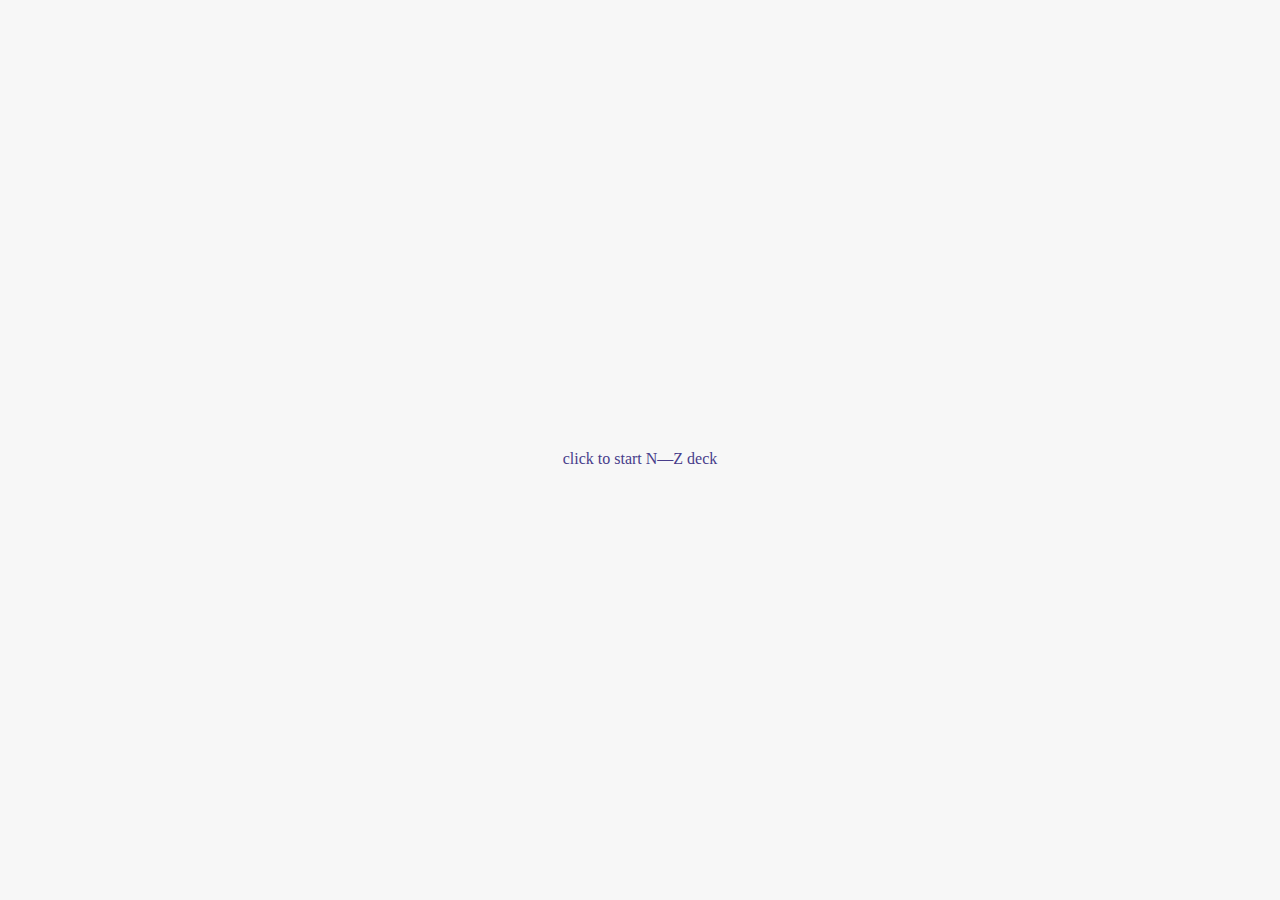
<file: projects/future/NZ/index.html>
<!doctype html>
<html class="staticrypt-html">

<head>
    <meta charset="utf-8">
    <title>N-Z</title>
    <meta name="viewport" content="width=device-width, initial-scale=1">

    <!-- do not cache this page -->
    <meta http-equiv="cache-control" content="max-age=0" />
    <meta http-equiv="cache-control" content="no-cache" />
    <meta http-equiv="expires" content="0" />
    <meta http-equiv="expires" content="Tue, 01 Jan 1980 1:00:00 GMT" />
    <meta http-equiv="pragma" content="no-cache" />

    <!-- this page should not be indexed -->

    <META NAME="robots"
        CONTENT="noindex,nofollow,nocache,noarchive,nosnippet,nositelinkssearchbox,nopagereadaloud,notranslate,noimageindex,noyaca">


    <link rel="stylesheet" href="/css/style.css">

    <style>
  .clickme
{
    position: absolute;
    height: 50vh;
    width: 50vw;
    text-align: center;
    top: calc(50vh);
    left: calc(50vw - 25vw);
  
}
    </style>

</head>

<body>

    <div class="clickme">
        <a href="cover.html">click to start N—Z deck</a>
        </div>

</html>
</file>
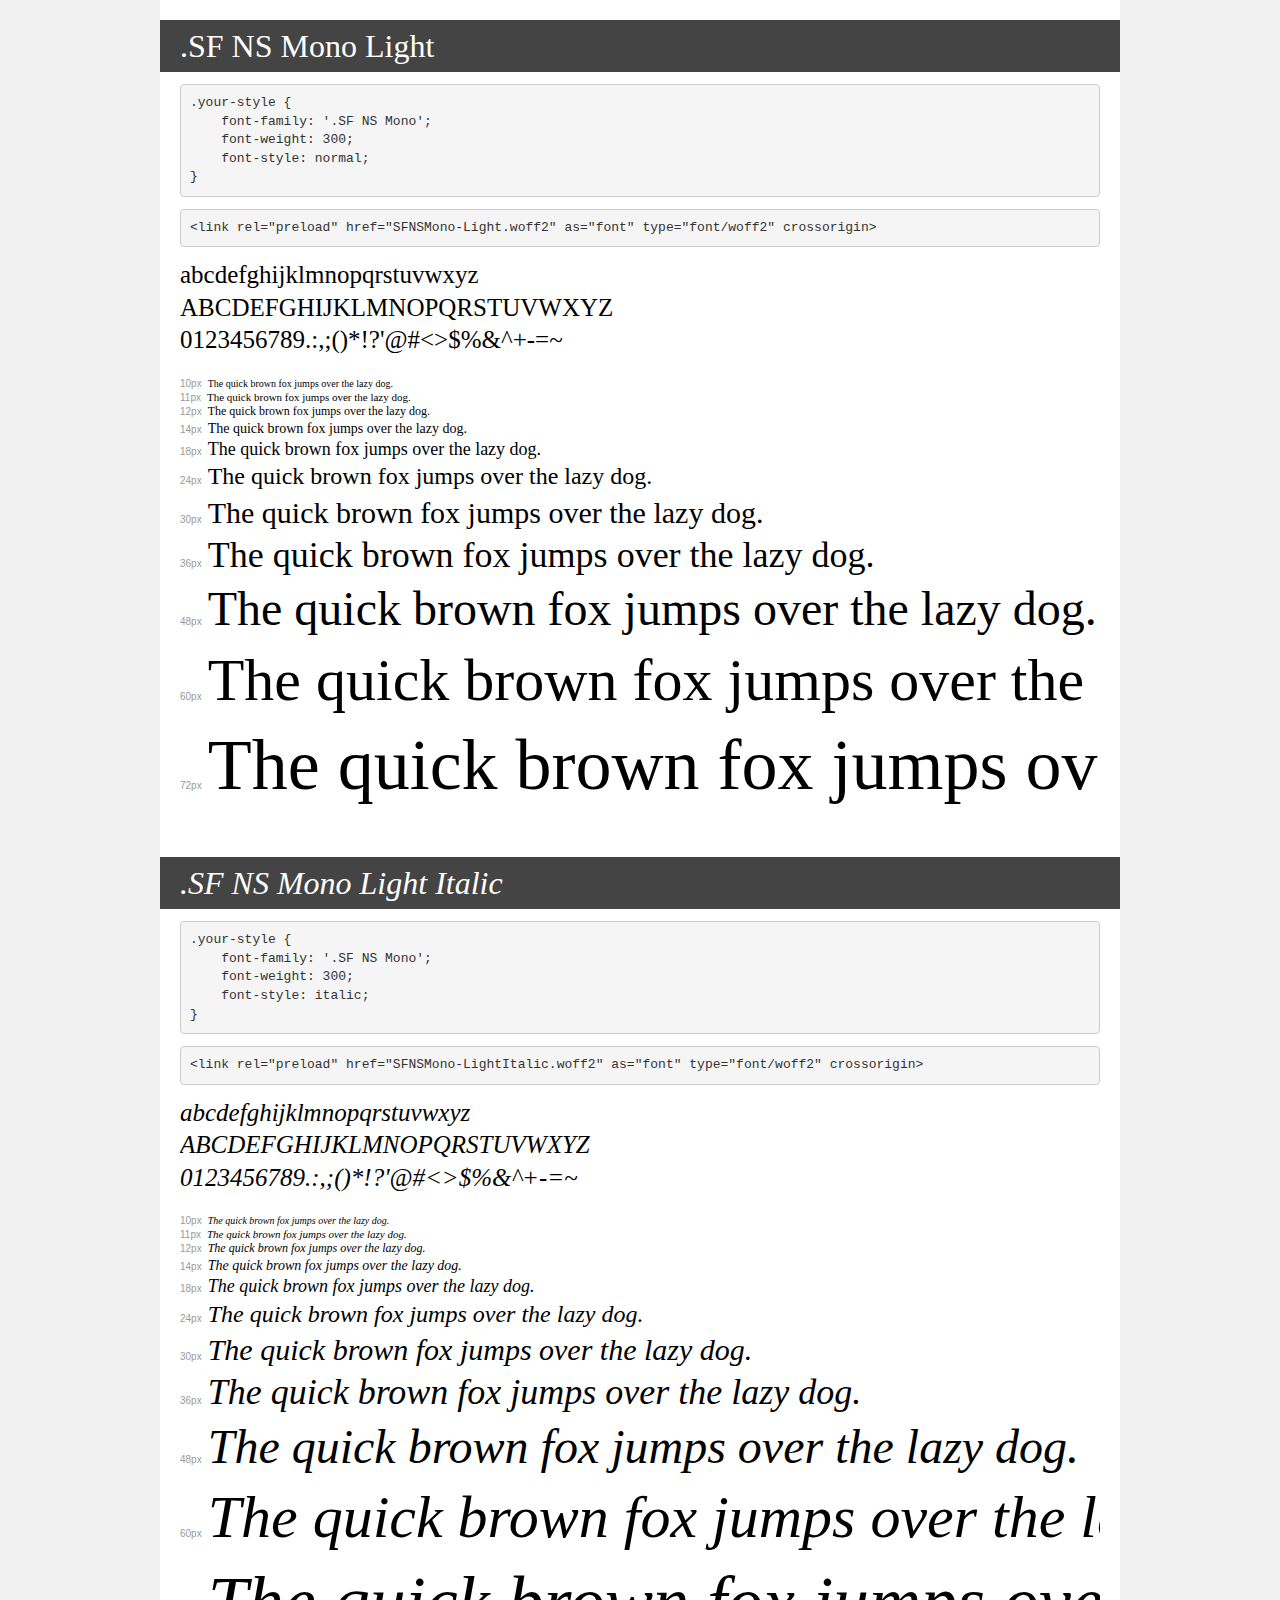
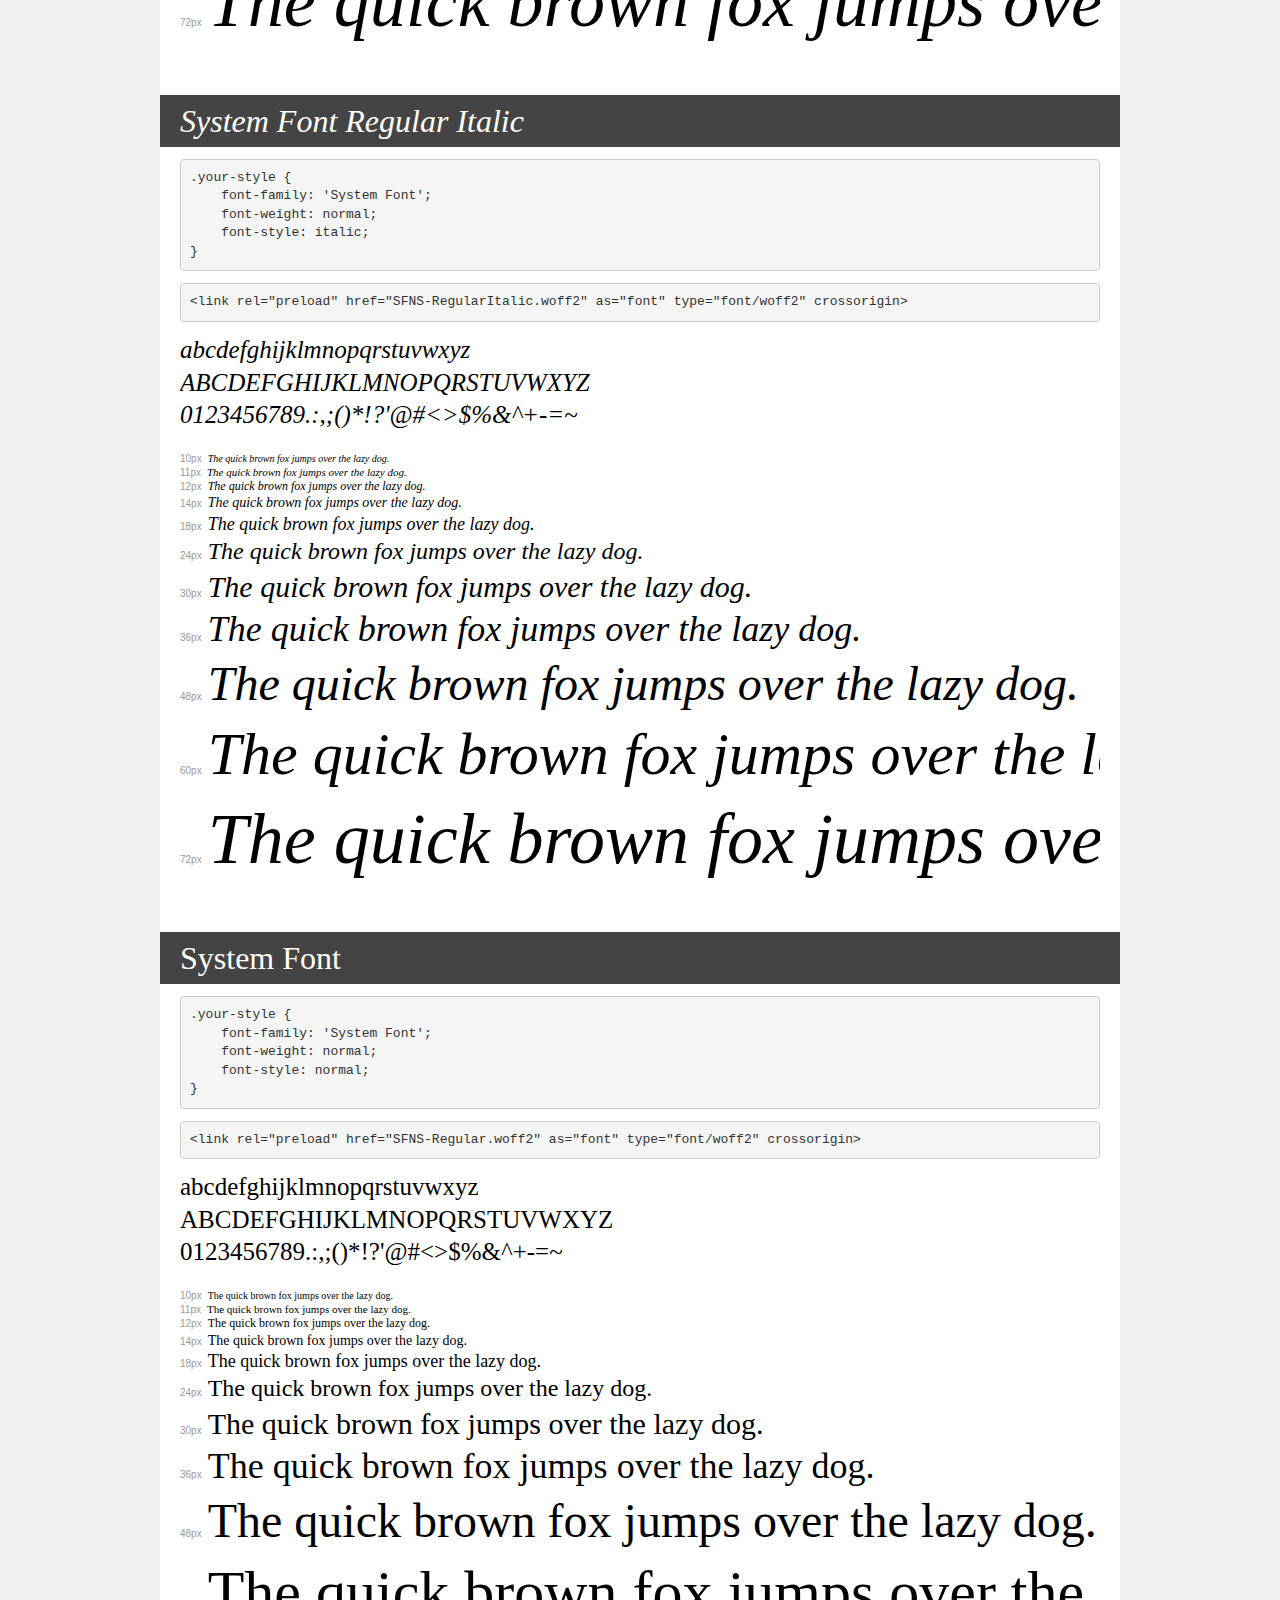
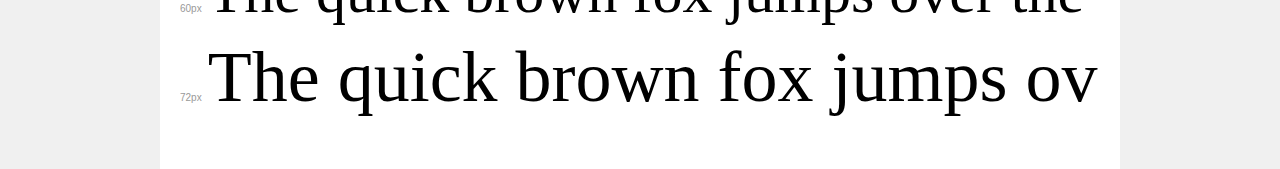
<file: fonts/demo.html>
<!DOCTYPE html>
<html lang="en">
<head>
    <meta charset="utf-8">
    <meta http-equiv="X-UA-Compatible" content="IE=edge">
    <meta name="viewport" content="width=device-width, initial-scale=1">
    <meta name="robots" content="noindex, noarchive">
    <meta name="format-detection" content="telephone=no">
    <title>Transfonter demo</title>
    <link href="stylesheet.css" rel="stylesheet">
    <style>
        /*
        http://meyerweb.com/eric/tools/css/reset/
        v2.0 | 20110126
        License: none (public domain)
        */
        html, body, div, span, applet, object, iframe,
        h1, h2, h3, h4, h5, h6, p, blockquote, pre,
        a, abbr, acronym, address, big, cite, code,
        del, dfn, em, img, ins, kbd, q, s, samp,
        small, strike, strong, sub, sup, tt, var,
        b, u, i, center,
        dl, dt, dd, ol, ul, li,
        fieldset, form, label, legend,
        table, caption, tbody, tfoot, thead, tr, th, td,
        article, aside, canvas, details, embed,
        figure, figcaption, footer, header, hgroup,
        menu, nav, output, ruby, section, summary,
        time, mark, audio, video {
            margin: 0;
            padding: 0;
            border: 0;
            font-size: 100%;
            font: inherit;
            vertical-align: baseline;
        }
        /* HTML5 display-role reset for older browsers */
        article, aside, details, figcaption, figure,
        footer, header, hgroup, menu, nav, section {
            display: block;
        }
        body {
            line-height: 1;
        }
        ol, ul {
            list-style: none;
        }
        blockquote, q {
            quotes: none;
        }
        blockquote:before, blockquote:after,
        q:before, q:after {
            content: '';
            content: none;
        }
        table {
            border-collapse: collapse;
            border-spacing: 0;
        }
        /* demo styles */
        body {
            background: #f0f0f0;
            color: #000;
        }
        .page {
            background: #fff;
            width: 920px;
            margin: 0 auto;
            padding: 20px 20px 0 20px;
            overflow: hidden;
        }
        .font-container {
            overflow-x: auto;
            overflow-y: hidden;
            margin-bottom: 40px;
            line-height: 1.3;
            white-space: nowrap;
            padding-bottom: 5px;
        }
        h1 {
            position: relative;
            background: #444;
            font-size: 32px;
            color: #fff;
            padding: 10px 20px;
            margin: 0 -20px 12px -20px;
        }
        .letters {
            font-size: 25px;
            margin-bottom: 20px;
        }
        .s10:before {
            content: '10px';
        }
        .s11:before {
            content: '11px';
        }
        .s12:before {
            content: '12px';
        }
        .s14:before {
            content: '14px';
        }
        .s18:before {
            content: '18px';
        }
        .s24:before {
            content: '24px';
        }
        .s30:before {
            content: '30px';
        }
        .s36:before {
            content: '36px';
        }
        .s48:before {
            content: '48px';
        }
        .s60:before {
            content: '60px';
        }
        .s72:before {
            content: '72px';
        }
        .s10:before, .s11:before, .s12:before, .s14:before,
        .s18:before, .s24:before, .s30:before, .s36:before,
        .s48:before, .s60:before, .s72:before {
            font-family: Arial, sans-serif;
            font-size: 10px;
            font-weight: normal;
            font-style: normal;
            color: #999;
            padding-right: 6px;
        }
        pre {
            display: block;
            padding: 9px;
            margin: 0 0 12px;
            font-family: Monaco, Menlo, Consolas, "Courier New", monospace;
            font-size: 13px;
            line-height: 1.428571429;
            color: #333;
            font-weight: normal;
            font-style: normal;
            background-color: #f5f5f5;
            border: 1px solid #ccc;
            overflow-x: auto;
            border-radius: 4px;
        }
        /* responsive */
        @media (max-width: 959px) {
            .page {
                width: auto;
                margin: 0;
            }
        }
    </style>
</head>
<body>
<div class="page">
    <div class="demo">
        <h1 style="font-family: '.SF NS Mono'; font-weight: 300; font-style: normal;">.SF NS Mono Light</h1>
        <pre title="Usage">.your-style {
    font-family: '.SF NS Mono';
    font-weight: 300;
    font-style: normal;
}</pre>
        <pre title="Preload (optional)">
&lt;link rel=&quot;preload&quot; href=&quot;SFNSMono-Light.woff2&quot; as=&quot;font&quot; type=&quot;font/woff2&quot; crossorigin&gt;</pre>
        <div class="font-container" style="font-family: '.SF NS Mono'; font-weight: 300; font-style: normal;">
            <p class="letters">
                abcdefghijklmnopqrstuvwxyz<br>
ABCDEFGHIJKLMNOPQRSTUVWXYZ<br>
                0123456789.:,;()*!?'@#&lt;&gt;$%&^+-=~
            </p>
            <p class="s10" style="font-size: 10px;">The quick brown fox jumps over the lazy dog.</p>
            <p class="s11" style="font-size: 11px;">The quick brown fox jumps over the lazy dog.</p>
            <p class="s12" style="font-size: 12px;">The quick brown fox jumps over the lazy dog.</p>
            <p class="s14" style="font-size: 14px;">The quick brown fox jumps over the lazy dog.</p>
            <p class="s18" style="font-size: 18px;">The quick brown fox jumps over the lazy dog.</p>
            <p class="s24" style="font-size: 24px;">The quick brown fox jumps over the lazy dog.</p>
            <p class="s30" style="font-size: 30px;">The quick brown fox jumps over the lazy dog.</p>
            <p class="s36" style="font-size: 36px;">The quick brown fox jumps over the lazy dog.</p>
            <p class="s48" style="font-size: 48px;">The quick brown fox jumps over the lazy dog.</p>
            <p class="s60" style="font-size: 60px;">The quick brown fox jumps over the lazy dog.</p>
            <p class="s72" style="font-size: 72px;">The quick brown fox jumps over the lazy dog.</p>
        </div>
    </div>

    <div class="demo">
        <h1 style="font-family: '.SF NS Mono'; font-weight: 300; font-style: italic;">.SF NS Mono Light Italic</h1>
        <pre title="Usage">.your-style {
    font-family: '.SF NS Mono';
    font-weight: 300;
    font-style: italic;
}</pre>
        <pre title="Preload (optional)">
&lt;link rel=&quot;preload&quot; href=&quot;SFNSMono-LightItalic.woff2&quot; as=&quot;font&quot; type=&quot;font/woff2&quot; crossorigin&gt;</pre>
        <div class="font-container" style="font-family: '.SF NS Mono'; font-weight: 300; font-style: italic;">
            <p class="letters">
                abcdefghijklmnopqrstuvwxyz<br>
ABCDEFGHIJKLMNOPQRSTUVWXYZ<br>
                0123456789.:,;()*!?'@#&lt;&gt;$%&^+-=~
            </p>
            <p class="s10" style="font-size: 10px;">The quick brown fox jumps over the lazy dog.</p>
            <p class="s11" style="font-size: 11px;">The quick brown fox jumps over the lazy dog.</p>
            <p class="s12" style="font-size: 12px;">The quick brown fox jumps over the lazy dog.</p>
            <p class="s14" style="font-size: 14px;">The quick brown fox jumps over the lazy dog.</p>
            <p class="s18" style="font-size: 18px;">The quick brown fox jumps over the lazy dog.</p>
            <p class="s24" style="font-size: 24px;">The quick brown fox jumps over the lazy dog.</p>
            <p class="s30" style="font-size: 30px;">The quick brown fox jumps over the lazy dog.</p>
            <p class="s36" style="font-size: 36px;">The quick brown fox jumps over the lazy dog.</p>
            <p class="s48" style="font-size: 48px;">The quick brown fox jumps over the lazy dog.</p>
            <p class="s60" style="font-size: 60px;">The quick brown fox jumps over the lazy dog.</p>
            <p class="s72" style="font-size: 72px;">The quick brown fox jumps over the lazy dog.</p>
        </div>
    </div>

    <div class="demo">
        <h1 style="font-family: 'System Font'; font-weight: normal; font-style: italic;">System Font Regular Italic</h1>
        <pre title="Usage">.your-style {
    font-family: 'System Font';
    font-weight: normal;
    font-style: italic;
}</pre>
        <pre title="Preload (optional)">
&lt;link rel=&quot;preload&quot; href=&quot;SFNS-RegularItalic.woff2&quot; as=&quot;font&quot; type=&quot;font/woff2&quot; crossorigin&gt;</pre>
        <div class="font-container" style="font-family: 'System Font'; font-weight: normal; font-style: italic;">
            <p class="letters">
                abcdefghijklmnopqrstuvwxyz<br>
ABCDEFGHIJKLMNOPQRSTUVWXYZ<br>
                0123456789.:,;()*!?'@#&lt;&gt;$%&^+-=~
            </p>
            <p class="s10" style="font-size: 10px;">The quick brown fox jumps over the lazy dog.</p>
            <p class="s11" style="font-size: 11px;">The quick brown fox jumps over the lazy dog.</p>
            <p class="s12" style="font-size: 12px;">The quick brown fox jumps over the lazy dog.</p>
            <p class="s14" style="font-size: 14px;">The quick brown fox jumps over the lazy dog.</p>
            <p class="s18" style="font-size: 18px;">The quick brown fox jumps over the lazy dog.</p>
            <p class="s24" style="font-size: 24px;">The quick brown fox jumps over the lazy dog.</p>
            <p class="s30" style="font-size: 30px;">The quick brown fox jumps over the lazy dog.</p>
            <p class="s36" style="font-size: 36px;">The quick brown fox jumps over the lazy dog.</p>
            <p class="s48" style="font-size: 48px;">The quick brown fox jumps over the lazy dog.</p>
            <p class="s60" style="font-size: 60px;">The quick brown fox jumps over the lazy dog.</p>
            <p class="s72" style="font-size: 72px;">The quick brown fox jumps over the lazy dog.</p>
        </div>
    </div>

    <div class="demo">
        <h1 style="font-family: 'System Font'; font-weight: normal; font-style: normal;">System Font</h1>
        <pre title="Usage">.your-style {
    font-family: 'System Font';
    font-weight: normal;
    font-style: normal;
}</pre>
        <pre title="Preload (optional)">
&lt;link rel=&quot;preload&quot; href=&quot;SFNS-Regular.woff2&quot; as=&quot;font&quot; type=&quot;font/woff2&quot; crossorigin&gt;</pre>
        <div class="font-container" style="font-family: 'System Font'; font-weight: normal; font-style: normal;">
            <p class="letters">
                abcdefghijklmnopqrstuvwxyz<br>
ABCDEFGHIJKLMNOPQRSTUVWXYZ<br>
                0123456789.:,;()*!?'@#&lt;&gt;$%&^+-=~
            </p>
            <p class="s10" style="font-size: 10px;">The quick brown fox jumps over the lazy dog.</p>
            <p class="s11" style="font-size: 11px;">The quick brown fox jumps over the lazy dog.</p>
            <p class="s12" style="font-size: 12px;">The quick brown fox jumps over the lazy dog.</p>
            <p class="s14" style="font-size: 14px;">The quick brown fox jumps over the lazy dog.</p>
            <p class="s18" style="font-size: 18px;">The quick brown fox jumps over the lazy dog.</p>
            <p class="s24" style="font-size: 24px;">The quick brown fox jumps over the lazy dog.</p>
            <p class="s30" style="font-size: 30px;">The quick brown fox jumps over the lazy dog.</p>
            <p class="s36" style="font-size: 36px;">The quick brown fox jumps over the lazy dog.</p>
            <p class="s48" style="font-size: 48px;">The quick brown fox jumps over the lazy dog.</p>
            <p class="s60" style="font-size: 60px;">The quick brown fox jumps over the lazy dog.</p>
            <p class="s72" style="font-size: 72px;">The quick brown fox jumps over the lazy dog.</p>
        </div>
    </div>

</div>
</body>
</html>
</file>
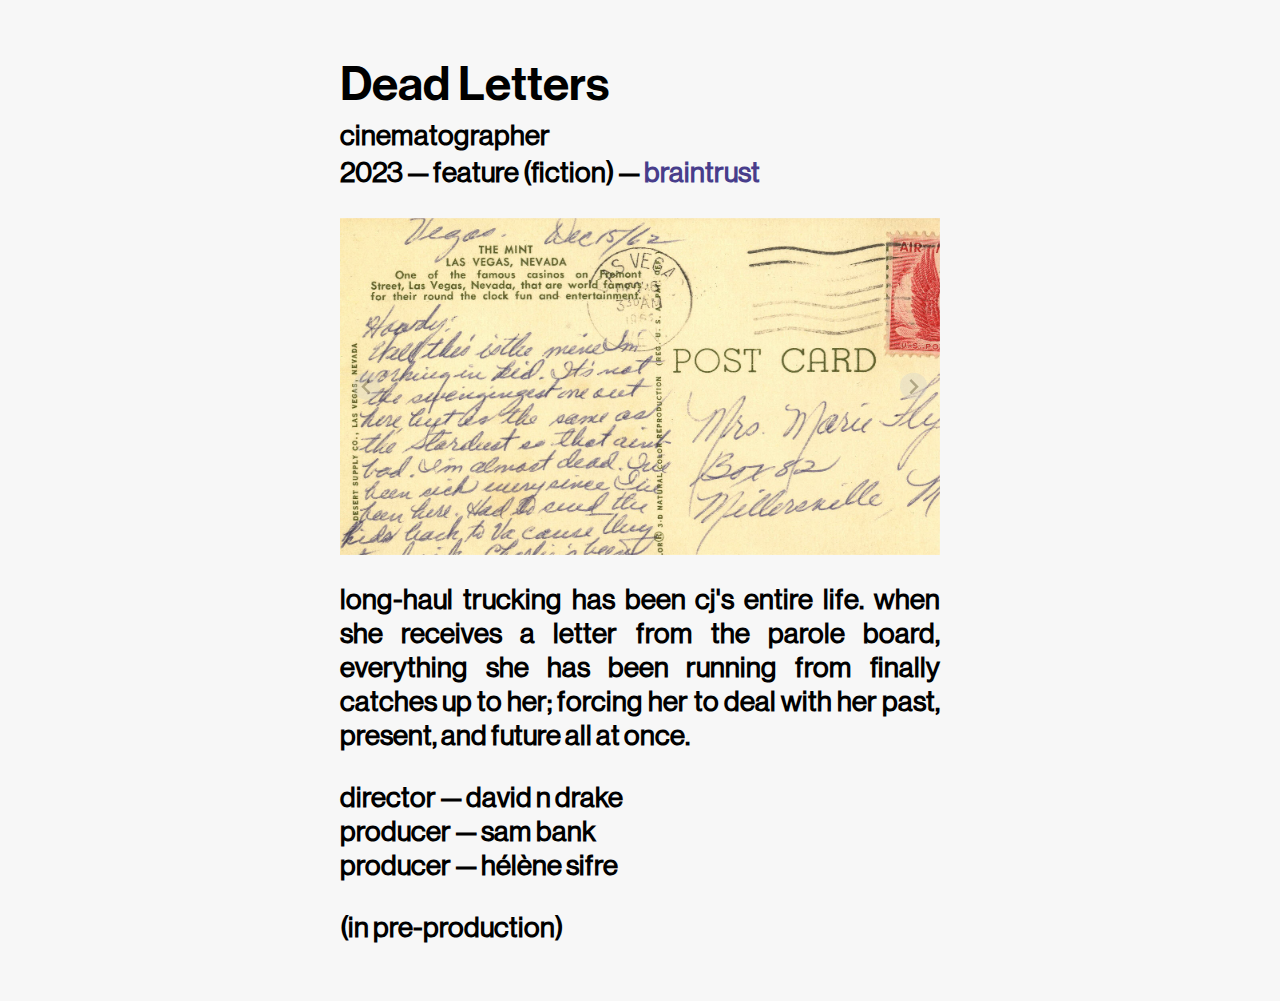
<file: projects/dead_letters.html>
<!DOCTYPE html>
<html lang="en">

<head>

    <!-- spotted a problem? i'm not a web dev. please let me know via the email address on the home page. -->

    <meta charset="UTF-8">
    <meta name="viewport" content="width=device-width, initial-scale=1.0">
    <title>Dead Letters — Evelyn Lindberg</title>
    <link rel="stylesheet" href="/css/style.css">
    <link rel="stylesheet" href="/css/splide.min.css">
    <script type="text/javascript"
        src="https://cdn.jsdelivr.net/npm/@splidejs/splide@4.1.1/dist/js/splide.min.js"></script>

    <script>
        document.addEventListener('DOMContentLoaded', function () {
            var splide = new Splide('.splide');
            splide.mount();
        });
    </script>
</head>

<body>
    <div class="parent">
        <div class="div2"> </div>
        <div class="div1"> </div>
        <div class="div3">
            <p>
            <h1>Dead Letters</h1>
            <h2>cinematographer</h2>
            <h2>2023 — feature (fiction) — <a href="https://www.braintrust.tv/">braintrust</a>
                </p>

                <p>
                <div class="splide" role="group" aria-label="Splide Basic HTML Example">
                    <div class="splide__track">
                        <ul class="splide__list">
                            <li class="splide__slide"><img src="/images/dead_letters/a.jpg" alt="A film still"></li>
                        </ul>
                    </div>
                </div>
                </p>
                <h2>long-haul trucking has been cj's entire life. when she receives a letter from the parole board,
                    everything she has been running from finally catches up to her; forcing her to deal with her past,
                    present, and future all at once.
                    <p>
                        director — david n drake<br>
                        producer — sam bank<br>
                        producer — hélène sifre<br>

                </h2>
                </p>
                </p>
                <p>
                <h3>(in pre-production)</h3>
                </p>
        </div>
    </div>
</body>

</html>
</file>
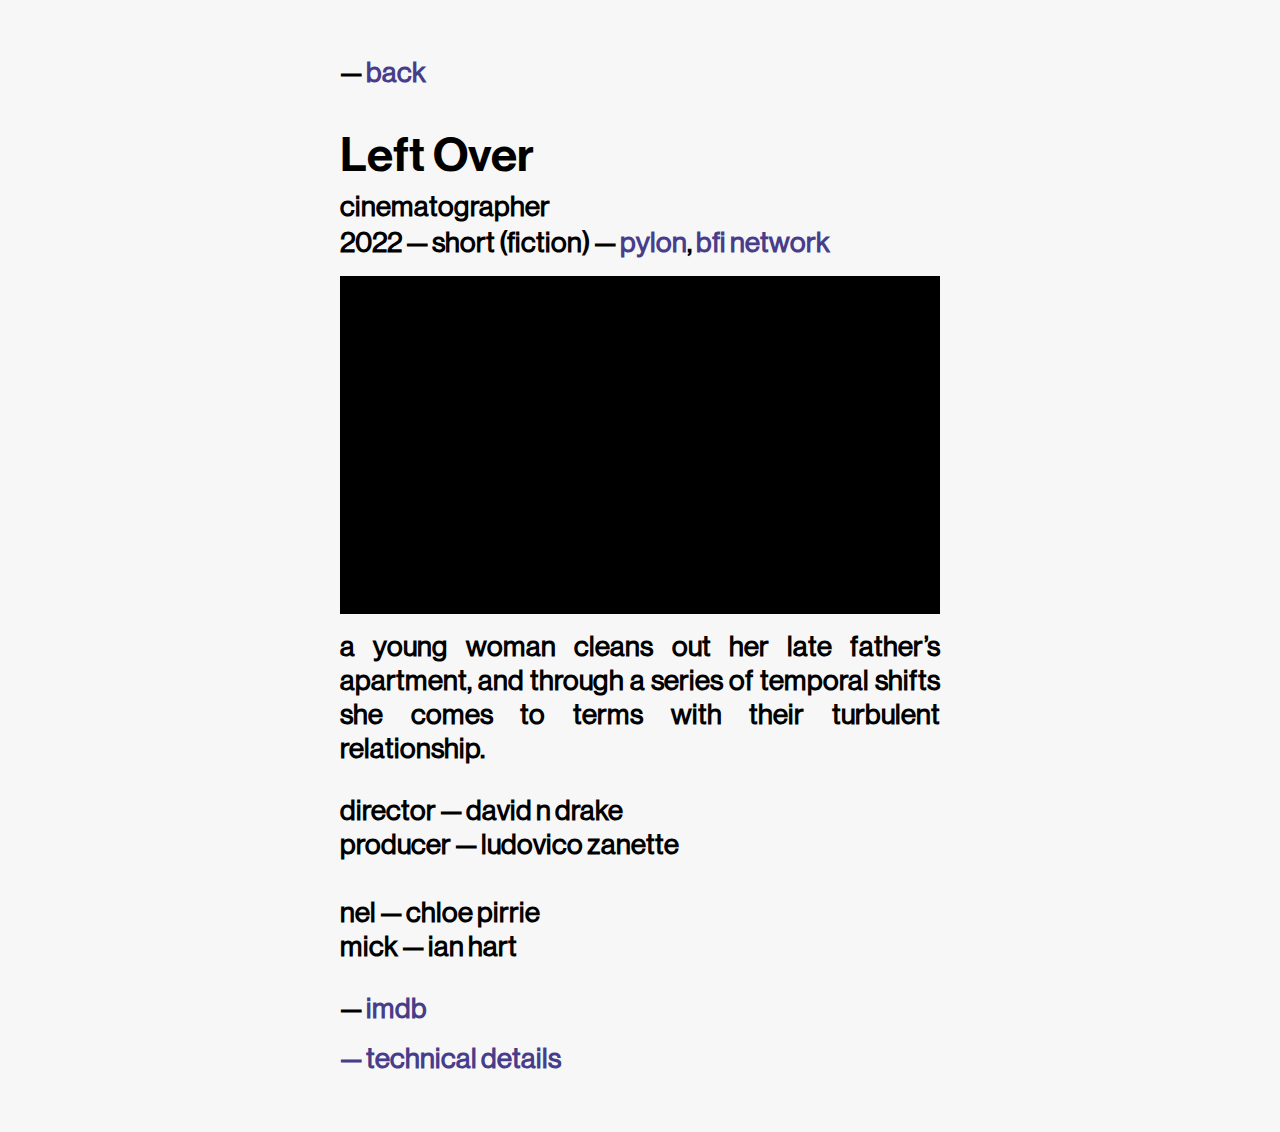
<file: projects/left_over.html>
<!DOCTYPE html>
<html lang="en">

<head>

    <!-- spotted a problem? i'm not a web dev. please let me know via the email address on the home page. -->

    <meta charset="UTF-8">
    <meta name="viewport" content="width=device-width, initial-scale=1.0">
    <title>Left Over — Evelyn Lindberg</title>
    <link rel="stylesheet" href="/css/style.css">
</head>

<body>
    <div class="parent">
        <div class="div2"> </div>
        <div class="div1"> </div>
        <div class="div3">
            <p>
                <h3>— <a href="../index.html">back</a></h3>
            </br>
                </p>
            <p>
            <h1>Left Over</h1>
            <h2>cinematographer</h2>
            <h2>2022 — short (fiction) — <a href="https://pylon.film">pylon</a>, <a
                    href="https://network.bfi.org.uk">bfi network</a></h2>
            </p>

            <p>
            <div class='vimeo-embed-container'>
                <iframe
                    src="https://player.vimeo.com/video/746423508?autoplay=1&title=0&portrait=0&byline=0&keyboard=0&speed=0&color=6a5acd&quality=4k"
                    width="1368" height="720" frameborder="0"></iframe>
            </div>
            </p>
            <h2>a young woman cleans out her late father’s apartment, and through a series of temporal shifts she comes
                to terms with their turbulent relationship.
                <p>
                    director — david n drake<br>
                    producer — ludovico zanette<br>
                    <br>
                    nel — chloe pirrie<br>
                    mick — ian hart
            </h2>
            </p>
            </p>
            <p>
            <h3>— <a href="https://www.imdb.com/title/tt11896556/">imdb</a></h3>
            </p>
        </p>
        <h3><a href="#openModal" id="openModalBtn">— technical details</a></h3>
        </p>
        <div id="openModal" class="modalDialog">
            <div>
                <h4>
                <p>language — english</br>
                runtime — 15 minutes</p>
                <p>acquisition — arri amira, prores 3.2K, cooke s4/i</p>
                <p>finishing — davinci resolve, aces</br>
                format — 1.5:1 (4096x2160), 24fps, colour, 5.1</p>
                </h4>
            </div>
        </div>
        </div>
    </div>
<script src="/js/app.js"></script>
</body>

</html>
</file>
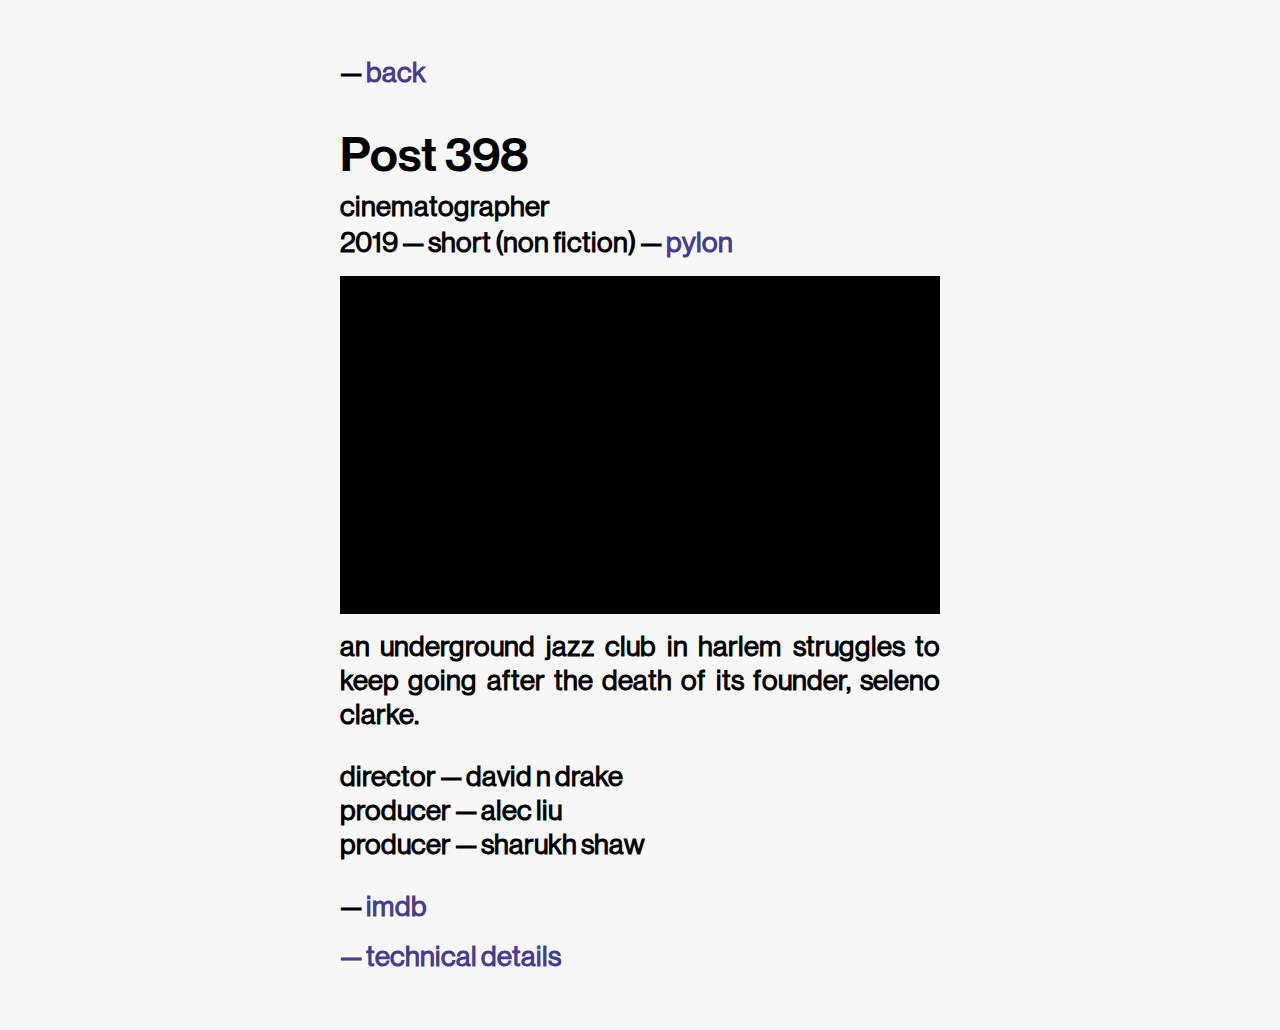
<file: projects/post_398.html>
<!DOCTYPE html>
<html lang="en">

<head>

    <!-- spotted a problem? i'm not a web dev. please let me know via the email address on the home page. -->

    <meta charset="UTF-8">
    <meta name="viewport" content="width=device-width, initial-scale=1.0">
    <title>Post 398 — Evelyn Lindberg</title>
    <link rel="stylesheet" href="/css/style.css">
</head>

<body>
    <div class="parent">
        <div class="div2"> </div>
        <div class="div1"> </div>
        <div class="div3">
            <p>
                <h3>— <a href="../index.html">back</a></h3>
            </br>
                </p>
            <p>
            <h1>Post 398</h1>
            <h2>cinematographer</h2>
            <h2>2019 — short (non fiction) — <a href="https://pylon.film">pylon</a></h2>
            </p>

            <p>
            <div class='vimeo-embed-container'>
                <iframe
                    src="https://player.vimeo.com/video/527164103?autoplay=1&title=0&portrait=0&byline=0&keyboard=0&speed=0&color=6a5acd&quality=4k"
                    width="1280" height="720" frameborder="0"></iframe>
            </div>
            </p>
            <h2>an underground jazz club in harlem struggles to keep going after the death of its founder, seleno
                clarke.
                <p>
                    director — david n drake<br>
                    producer — alec liu<br>
                    producer — sharukh shaw<br>
            </h2>
            </p>
            </p>
            <p>
            <h3>— <a href="https://www.imdb.com/title/tt11310350/">imdb</a></h3>
            </p>
            <h3><a href="#openModal" id="openModalBtn">— technical details</a></h3>
            </p>
            <div id="openModal" class="modalDialog">
                <div>
                    <h4>
                    <p>language — english (hardcoded subtitles)</br>
                    runtime — 13 minutes</p>
                    <p>acquisition — panasonic eva1, v-log hevc 4K, sigma cine zooms</p>
                    <p>finishing — davinci resolve</br>
                    format — 1.85:1 (4096x2160), 24fps, colour, stereo</p>
                    </h4>
                </div>
            </div>
        </div>
    </div>
<script src="/js/app.js"></script>
</body>

</html>
</file>
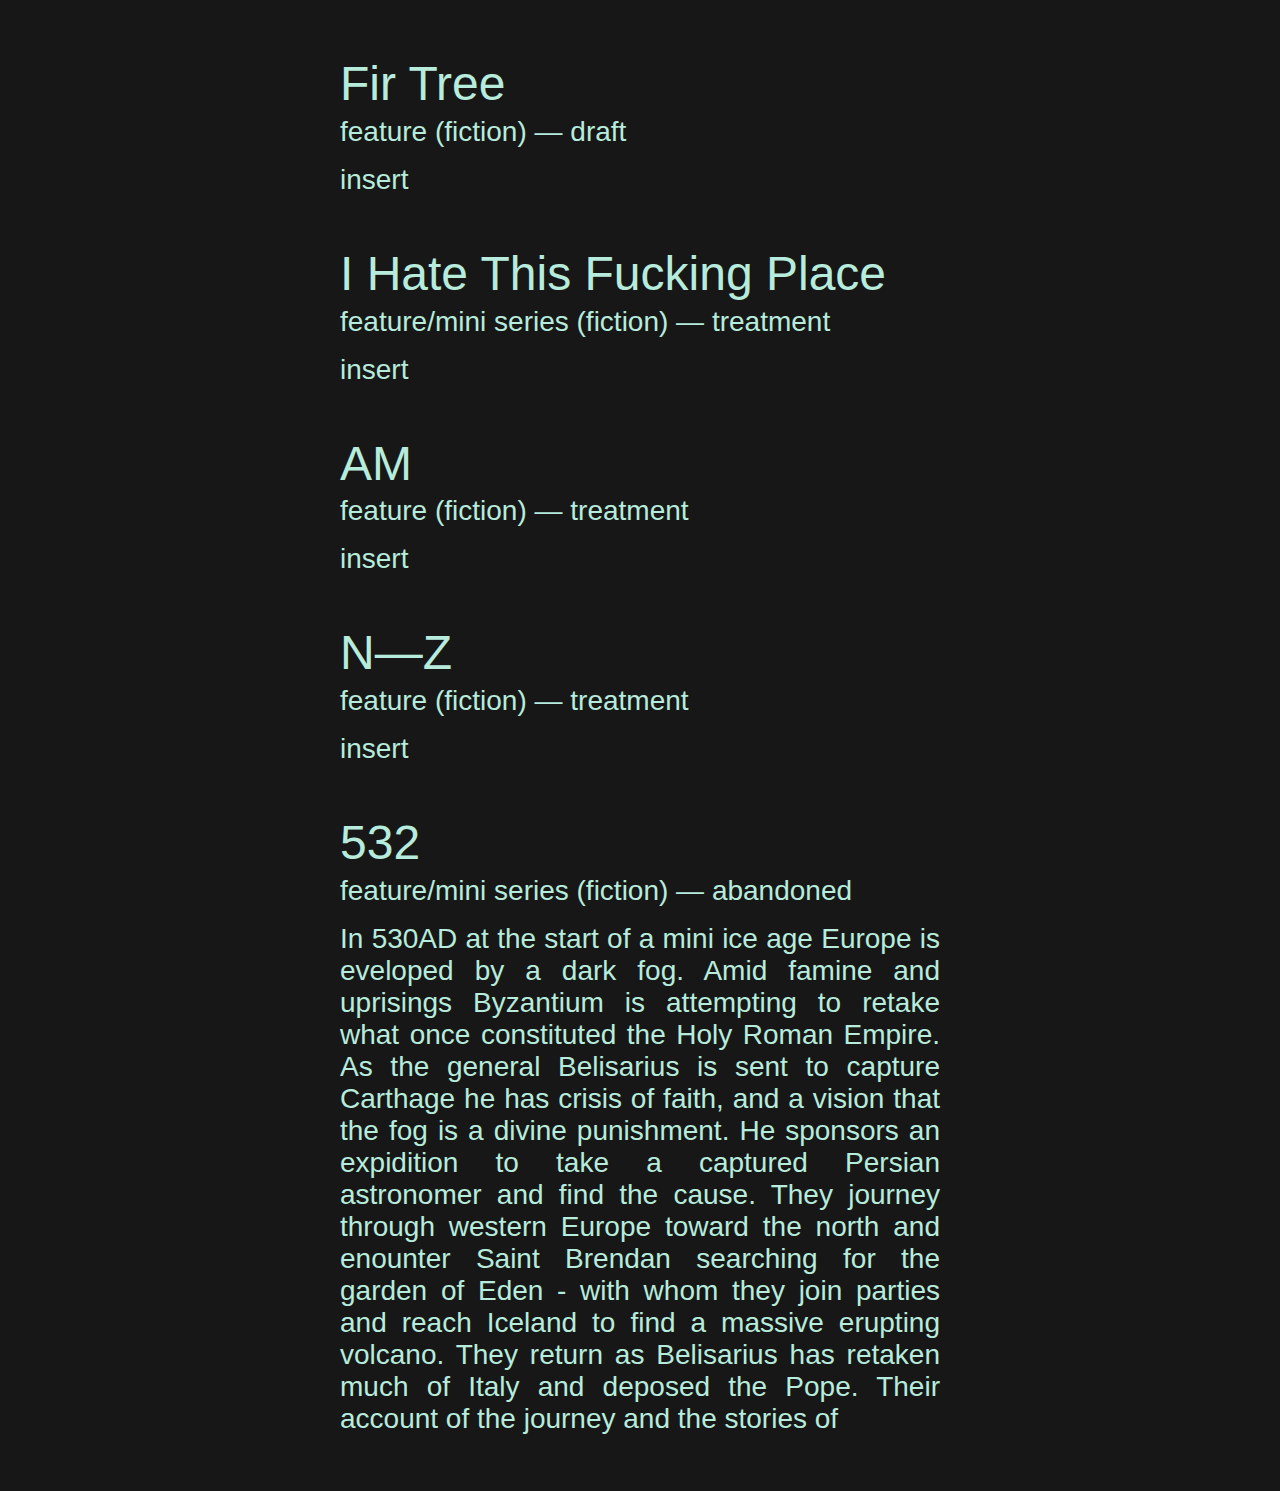
<file: projects/scripts.html>
<!DOCTYPE html>
<html lang="en">

<head>

    <!-- spotted a problem? i'm not a web dev. please let me know via the email address on the home page. -->

    <meta charset="UTF-8">
    <meta name="viewport" content="width=device-width, initial-scale=1.0">
    <title>Scripts</title>
    <link rel="stylesheet" href="/css/scripts.css">

    <META NAME="robots" CONTENT="noindex,nofollow,nocache,noarchive,nosnippet,nositelinkssearchbox,nopagereadaloud,notranslate,noimageindex,noyaca">

</head>

<body>
    <div class="parent">
        <div class="div2"> </div>
        <div class="div1"> </div>
        <div class="div3">
            <p>
            <h1>Fir Tree</h1>
            <h2>feature (fiction) — draft</h2>
            </p>
            <p>
            <h2>insert
            </h2>
            </p>
            <br>
            <p>
            <h1>I Hate This Fucking Place</h1>
            <h2>feature/mini series (fiction) — treatment</h2>
            </p>
            <p>
            <h2>insert
            </h2>
            </p>
            <br>
            <p>
            <h1>AM</h1>
            <h2>feature (fiction) — treatment</h2>
            </p>
            <p>
            <h2>insert
            </h2>
            </p>
            <br>
            <p>
            <h1>N—Z</h1>
            <h2>feature (fiction) — treatment</h2>
            </p>
            <p>
            <h2>insert
            </h2>
            </p>
            <p>
            <br>
            <h1>532</h1>
            <h2>feature/mini series (fiction) — abandoned</h2>
            </p>
            <p>
            <h2>In 530AD at the start of a mini ice age Europe is eveloped by a dark fog. Amid famine and uprisings Byzantium is attempting to retake what once constituted the Holy Roman Empire.  As the general Belisarius is sent to capture Carthage he has crisis of faith, and a vision that the fog is a divine punishment.  He sponsors an expidition to take a captured Persian astronomer and find the cause.  They journey through western Europe toward the north and enounter Saint Brendan searching for the garden of Eden - with whom they join parties and reach Iceland to find a massive erupting volcano.  They return as Belisarius has retaken much of Italy and deposed the Pope.  Their account of the journey and the stories of 
            </h2>
            </p>
        </div>
    </div>
</body>

</html>
</file>
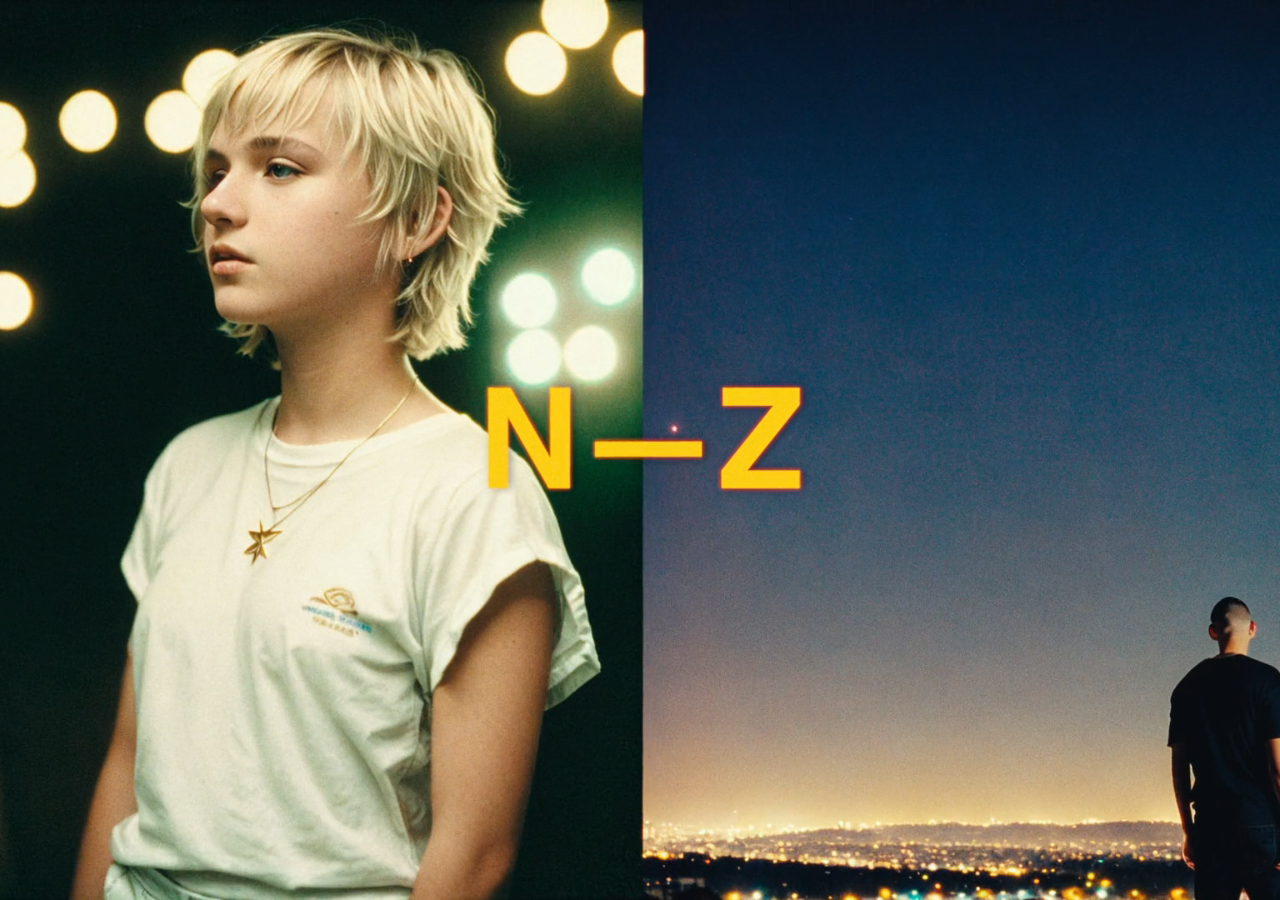
<file: projects/future/NZ/cover.html>
<!doctype html>
<html class="staticrypt-html">

<head>
    <meta charset="utf-8">
    <title>N-Z</title>
    <meta name="viewport" content="width=device-width, initial-scale=1">

    <!-- do not cache this page -->
    <meta http-equiv="cache-control" content="max-age=0" />
    <meta http-equiv="cache-control" content="no-cache" />
    <meta http-equiv="expires" content="0" />
    <meta http-equiv="expires" content="Tue, 01 Jan 1980 1:00:00 GMT" />
    <meta http-equiv="pragma" content="no-cache" />

    <!-- this page should not be indexed -->

    <META NAME="robots"
        CONTENT="noindex,nofollow,nocache,noarchive,nosnippet,nositelinkssearchbox,nopagereadaloud,notranslate,noimageindex,noyaca">

    <style>
        body
{
background: black;
}

#background-video {
  width: 100vw;
  height: 100vh;
  object-fit: cover;
  position: fixed;
  left: 0;
  right: 0;
  top: 0;
  bottom: 0;
  z-index: -1;
}

    </style>

</head>

<body>

    <audio id="player" autoplay loop>
        <source src="/video/nz/nightambience.mp3" type="audio/mp3">
    </audio>

    <video id="background-video" autoplay loop muted poster="/video/nz/cover_still.jpg">
        <source src="/video/nz/cover_h264.mp4" type="video/mp4">
        </video>

</body>

</html>
</file>
<file: fonts/stylesheet.css>
@font-face {
    font-family: 'NHD-Thin';
    src: local('NeueHaasDisplay-Thin'),
        url('NeueHaasDisplay-Thin.woff2') format('woff2'),
        url('NeueHaasDisplay-Thin.woff') format('woff');
    font-weight: normal;
    font-style: normal;
    font-display: swap;
}

@font-face {
    font-family: 'NHD-ThinItalic';
    src: local('NeueHaasDisplay-ThinItalic'),
        url('NeueHaasDisplay-ThinItalic.woff2') format('woff2'),
        url('NeueHaasDisplay-ThinItalic.woff') format('woff');
    font-weight: normal;
    font-style: normal;
    font-display: swap;
}

@font-face {
    font-family: 'NHD-Roman';
    src: local('NeueHaasDisplay-Roman'),
        url('NeueHaasDisplay-Roman.woff2') format('woff2'),
        url('NeueHaasDisplay-Roman.woff') format('woff');
    font-weight: normal;
    font-style: normal;
    font-display: swap;
}

@font-face {
    font-family: 'NHD-XThinItalic';
    src: local('NeueHaasDisplay-XThinItalic'),
        url('NeueHaasDisplay-XThinItalic.woff2') format('woff2'),
        url('NeueHaasDisplay-XThinItalic.woff') format('woff');
    font-weight: normal;
    font-style: normal;
    font-display: swap;
}

@font-face {
    font-family: 'NHD-XXThin';
    src: local('NeueHaasDisplay-XXThin'),
        url('NeueHaasDisplay-XXThin.woff2') format('woff2'),
        url('NeueHaasDisplay-XXThin.woff') format('woff');
    font-weight: normal;
    font-style: normal;
    font-display: swap;
}

@font-face {
    font-family: 'NHD-LightItalic';
    src: local('NeueHaasDisplay-LightItalic'),
        url('NeueHaasDisplay-LightItalic.woff2') format('woff2'),
        url('NeueHaasDisplay-LightItalic.woff') format('woff');
    font-weight: normal;
    font-style: normal;
    font-display: swap;
}

@font-face {
    font-family: 'NHD-BlackItalic';
    src: local('NeueHaasDisplay-BlackItalic'),
        url('NeueHaasDisplay-BlackItalic.woff2') format('woff2'),
        url('NeueHaasDisplay-BlackItalic.woff') format('woff');
    font-weight: normal;
    font-style: normal;
    font-display: swap;
}

@font-face {
    font-family: 'NHD-Light';
    src: local('NeueHaasDisplay-Light'),
        url('NeueHaasDisplay-Light.woff2') format('woff2'),
        url('NeueHaasDisplay-Light.woff') format('woff');
    font-weight: normal;
    font-style: normal;
    font-display: swap;
}

@font-face {
    font-family: 'NHD-BoldItalic';
    src: local('NeueHaasDisplay-BoldItalic'),
        url('NeueHaasDisplay-BoldItalic.woff2') format('woff2'),
        url('NeueHaasDisplay-BoldItalic.woff') format('woff');
    font-weight: normal;
    font-style: normal;
    font-display: swap;
}

@font-face {
    font-family: 'NHD-XThin';
    src: local('NeueHaasDisplay-XThin'),
        url('NeueHaasDisplay-XThin.woff2') format('woff2'),
        url('NeueHaasDisplay-XThin.woff') format('woff');
    font-weight: normal;
    font-style: normal;
    font-display: swap;
}

@font-face {
    font-family: 'NHD-Bold';
    src: local('NeueHaasDisplay-Bold'),
        url('NeueHaasDisplay-Bold.woff2') format('woff2'),
        url('NeueHaasDisplay-Bold.woff') format('woff');
    font-weight: normal;
    font-style: normal;
    font-display: swap;
}

@font-face {
    font-family: 'NHD-XXThinItalic';
    src: local('NeueHaasDisplay-XXThinItalic'),
        url('NeueHaasDisplay-XXThinItalic.woff2') format('woff2'),
        url('NeueHaasDisplay-XXThinItalic.woff') format('woff');
    font-weight: normal;
    font-style: normal;
    font-display: swap;
}

@font-face {
    font-family: 'NHD-Medium';
    src: local('NeueHaasDisplay-Mediu'),
        url('NeueHaasDisplay-Mediu.woff2') format('woff2'),
        url('NeueHaasDisplay-Mediu.woff') format('woff');
    font-weight: normal;
    font-style: normal;
    font-display: swap;
}

@font-face {
    font-family: 'NHD-RomanItalic';
    src: local('NeueHaasDisplay-RomanItalic'),
        url('NeueHaasDisplay-RomanItalic.woff2') format('woff2'),
        url('NeueHaasDisplay-RomanItalic.woff') format('woff');
    font-weight: normal;
    font-style: normal;
    font-display: swap;
}

@font-face {
    font-family: 'NHD-Black';
    src: local('NeueHaasDisplay-Black'),
        url('NeueHaasDisplay-Black.woff2') format('woff2'),
        url('NeueHaasDisplay-Black.woff') format('woff');
    font-weight: normal;
    font-style: normal;
    font-display: swap;
}

@font-face {
    font-family: 'NHD-MediumItalic';
    src: local('NeueHaasDisplay-MediumItalic'),
        url('NeueHaasDisplay-MediumItalic.woff2') format('woff2'),
        url('NeueHaasDisplay-MediumItalic.woff') format('woff');
    font-weight: normal;
    font-style: normal;
    font-display: swap;
}
</file>
<file: css/scripts.css>
/* spotted a problem? i'm not a web dev. please let me know via the email address on the home page. */

@import url('http://fonts.cdnfonts.com/css/everson-mono-latin-6');

@media only screen and (max-width: 1000px) {
  .parent {
    display: grid;
    grid-template-columns: 1fr 100fr 1fr;
    grid-template-rows: 1fr;
    grid-column-gap: 0px;
    grid-row-gap: 0px;
    }

    .div1 { grid-area: 3 / 3 / 4 / 4; }
    .div2 { grid-area: 1 / 2 / 2 / 3; }
    .div3 { grid-area: 1 / 2 / 2 / 3; }

    h1 {
      display: block;
      font-size: 2em;
      margin-top: 0.1em;
      margin-bottom: 0.1em;
      margin-left: 0;
      margin-right: 0;
      font-weight: 500;
    }
  
    h2 {
      display: block;
      font-size: 1.25em;
      margin-top: 0.1em;
      margin-bottom: 0.1em;
      margin-left: 0;
      margin-right: 0;
      font-weight: 500;
    }
  
    h3 {
      display: block;
      font-size: 1.25em;
      margin-top: 0.1em;
      margin-bottom: 0.1em;
      margin-left: 0;
      margin-right: 0;
      font-weight: 500;
    }
}

@media only screen and (min-width: 1001px) {
  .parent {
    display: grid;
    grid-template-columns: 1fr 2fr 1fr;
    grid-template-rows: 1fr;
    grid-column-gap: 0px;
    grid-row-gap: 0px;
    }
    
    .div1 { grid-area: 3 / 3 / 4 / 4; }
    .div2 { grid-area: 1 / 2 / 2 / 3; }
    .div3 { grid-area: 1 / 2 / 2 / 3; }

    h1 {
      display: block;
      font-size: 3em;
      margin-top: 0.1em;
      margin-bottom: 0.1em;
      margin-left: 0;
      margin-right: 0;
      font-weight: 500;
    }
  
    h2 {
      display: block;
      font-size: 1.75em;
      margin-top: 0.1em;
      margin-bottom: 0.1em;
      margin-left: 0;
      margin-right: 0;
      font-weight: 500;
    }
  
    h3 {
      display: block;
      font-size: 1.75em;
      margin-top: 0.1em;
      margin-bottom: 0.1em;
      margin-left: 0;
      margin-right: 0;
      font-weight: 500;
    }
}

body {
    background-color:rgb(23, 23, 23);
    text-align: justify;
    text-justify: inter-word;
    font-family: 'Everson Mono Latin 6', sans-serif;
    color: rgb(183, 235, 220);
    padding: 2em;
  }

  a {
    color: darkslateblue;
    text-decoration: none;
  }

  a:hover {
    color: slategrey;
    text-decoration: none;
  }

  a:active {
    color: slategrey;
    text-decoration: none;
  }

  a:visited {
    color: darkslateblue;
    text-decoration: none;
  }

  a:visited:hover {
    color: slategrey;
    text-decoration: none;
  }

  .vimeo-embed-container {
    --video--width: 1280;
    --video--height: 720;

    position: relative;
    padding-bottom: calc(var(--video--height) / var(--video--width) * 100%); /* 41.66666667% */
    overflow: hidden;
    max-width: 100%;
    background: black;
  }

  .vimeo-embed-container iframe,
  .vimeo-embed-container object,
  .vimeo-embed-container embed {
    position: absolute;
    top: 0;
    left: 0;
    width: 100%;
    height: 100%;
  }

  .splide__slide img {
    width: 100%;
    height: auto;
  }
</file>
<file: css/style.css>
/* spotted a problem? i'm not a web dev. please let me know via the email address on the home page. */

@import url('https://raw.githubusercontent.com/elad2412/the-new-css-reset/main/css/reset.css');
@import url('/fonts/stylesheet.css');

@media only screen and (max-width: 1000px) {
  .parent {
    display: grid;
    grid-template-columns: 1fr 100fr 1fr;
    grid-template-rows: 1fr;
    grid-column-gap: 0px;
    grid-row-gap: 0px;
    }

    .div1 { grid-area: 3 / 3 / 4 / 4; }
    .div2 { grid-area: 1 / 2 / 2 / 3; }
    .div3 { grid-area: 1 / 2 / 2 / 3; }

    h1 {
      font-family: 'NHD-Medium', sans-serif;
      font-size: 2em;
      display: block;
      margin-top: 0.1em;
      margin-bottom: 0.1em;
      margin-left: 0;
      margin-right: 0;
      font-weight: 500;
    }
  
    h2 {
      font-family: 'NHD-Roman', sans-serif;
      display: block;
      font-size: 1.25em;
      margin-top: 0.1em;
      margin-bottom: 0.1em;
      margin-left: 0;
      margin-right: 0;
      font-weight: 500;
    }
  
    h3 {
      font-family: 'NHD-Roman', sans-serif;
      display: block;
      font-size: 1.25em;
      margin-top: 0.1em;
      margin-bottom: 0.1em;
      margin-left: 0;
      margin-right: 0;
      font-weight: 500;
    }

    h4 {
      font-family: 'NHD-Roman', sans-serif;
      display:inline;
      text-align: left;
      font-size: 1.25em;
      margin-top: 0.1em;
      margin-bottom: 0.1em;
      margin-left: 0;
      margin-right: 0;
      font-weight: 500;
    }
}

@media only screen and (min-width: 1001px) {
  .parent {
    display: grid;
    grid-template-columns: 1fr 2fr 1fr;
    grid-template-rows: 1fr;
    grid-column-gap: 0px;
    grid-row-gap: 0px;
    }
    
    .div1 { grid-area: 3 / 3 / 4 / 4; }
    .div2 { grid-area: 1 / 2 / 2 / 3; }
    .div3 { grid-area: 1 / 2 / 2 / 3; }

    h1 {
      font-family: 'NHD-Medium', sans-serif;
      font-size: 3em;
      display: block;
      margin-top: 0.1em;
      margin-bottom: 0.1em;
      margin-left: 0;
      margin-right: 0;
    }
  
    h2 {
      font-family: 'NHD-Roman', sans-serif;
      display: block;
      font-size: 1.75em;
      margin-top: 0.1em;
      margin-bottom: 0.1em;
      margin-left: 0;
      margin-right: 0;
    }
  
    h3 {
      font-family: 'NHD-Roman', sans-serif;
      display: block;
      font-size: 1.75em;
      margin-top: 0.1em;
      margin-bottom: 0.1em;
      margin-left: 0;
      margin-right: 0;
    }

    h4 {
      font-family: 'NHD-Roman', sans-serif;
      display:block;
      text-align: left;
      font-size: 1.25em;
      margin-top: 0.1em;
      margin-bottom: 0.1em;
      margin-left: 0;
      margin-right: 0;
    }
}

body {
    background-color:rgb(247, 247, 247);
    text-align: justify;
    padding: 2em;
  }

  a {
    color: darkslateblue;
    text-decoration: none;
  }

  a:hover {
    color: slategrey;
    text-decoration: none;
  }

  a:active {
    color: slategrey;
    text-decoration: none;
  }

  a:visited {
    color: darkslateblue;
    text-decoration: none;
  }

  a:visited:hover {
    color: slategrey;
    text-decoration: none;
  }

  .vimeo-embed-container {
    --video--width: 1280;
    --video--height: 720;

    position: relative;
    padding-bottom: calc(var(--video--height) / var(--video--width) * 100%); /* 41.66666667% */
    overflow: hidden;
    max-width: 100%;
    background: black;
  }

  .vimeo-embed-container iframe,
  .vimeo-embed-container object,
  .vimeo-embed-container embed {
    position: absolute;
    top: 0;
    left: 0;
    width: 100%;
    height: 100%;
  }

  .splide__slide img {
    width: 100%;
    height: auto;
  }

  .modalDialog {
    position: fixed;
    top: 0;
    right: 0;
    bottom: 0;
    left: 0;
    background: rgba(0, 0, 0, 0.8);
    z-index: 99999;
    opacity:0;
    pointer-events: none;
}
.modalDialog.open {
    opacity:1;
    pointer-events: auto;
}
.modalDialog > div {
    width: 50vw;
    position: relative;
    margin: 10% auto;
    padding: 2em;
    background: rgb(247, 247, 247);
}
</file>
